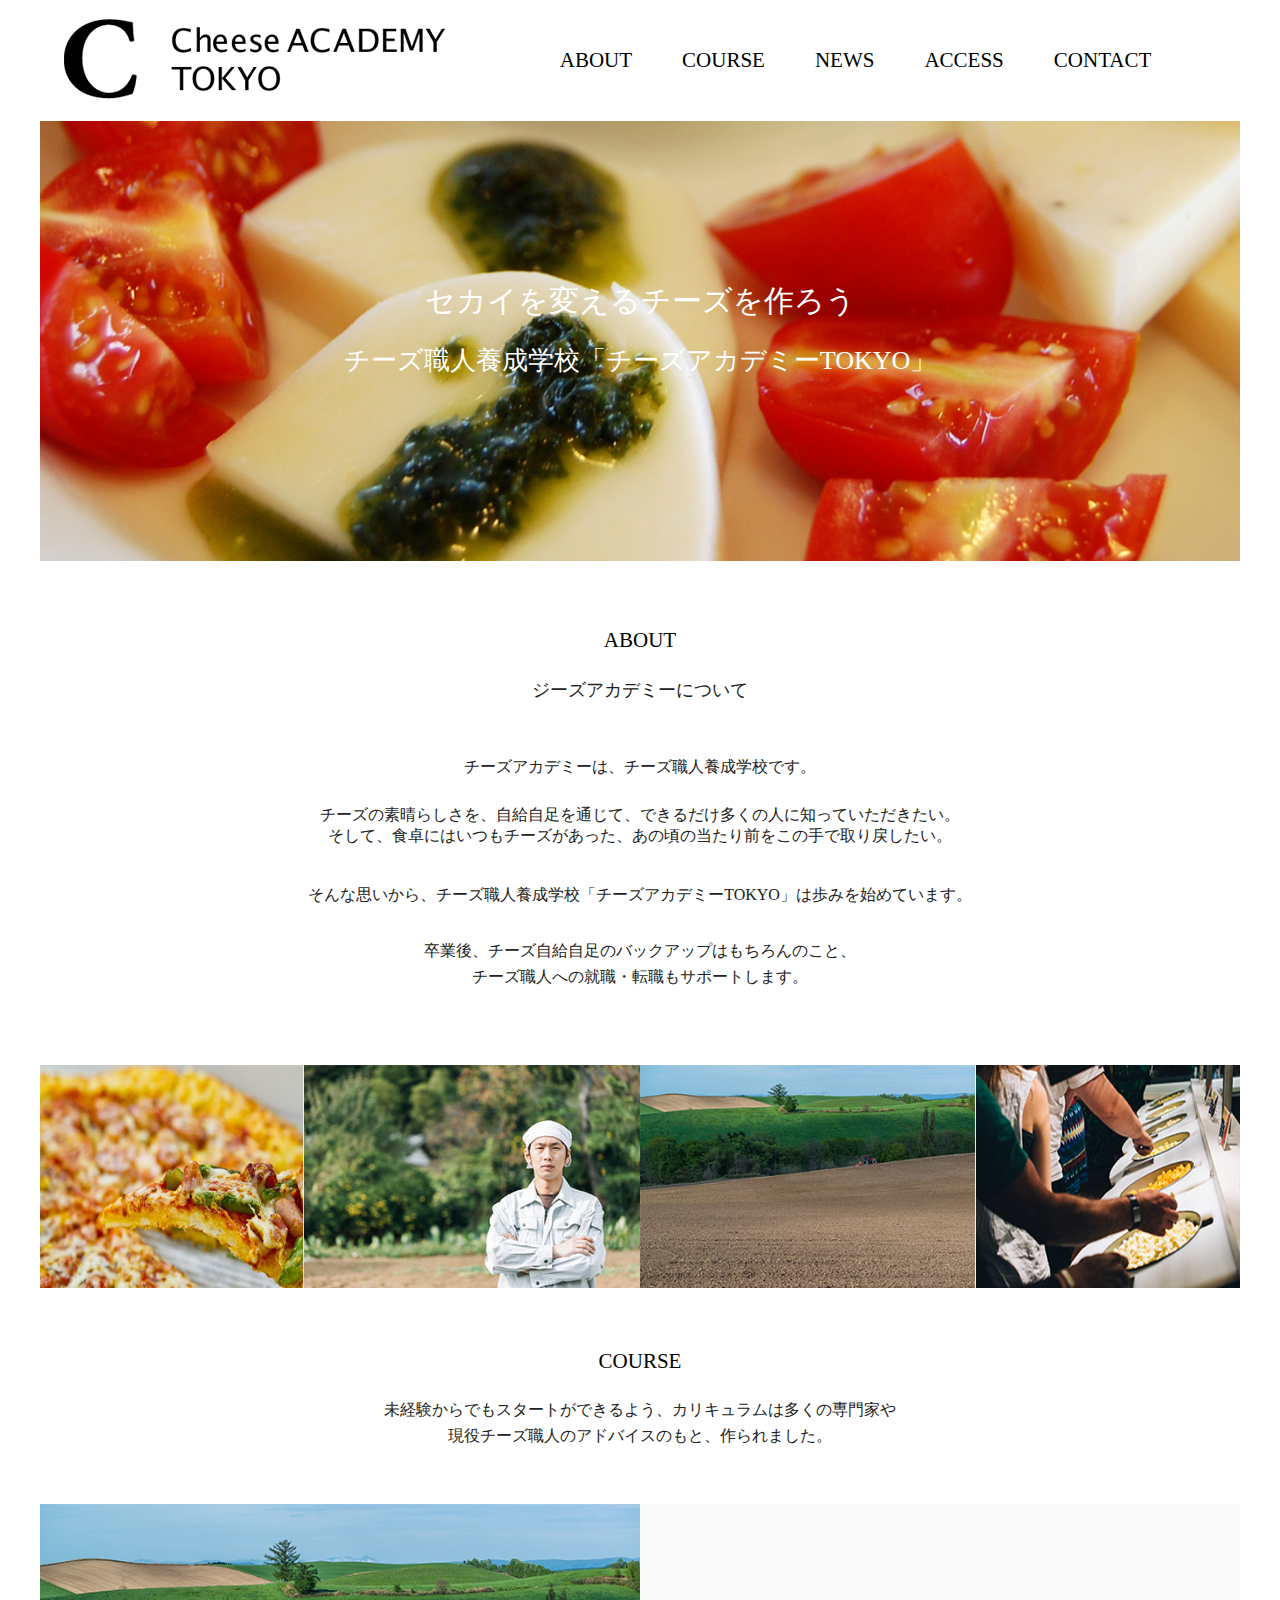
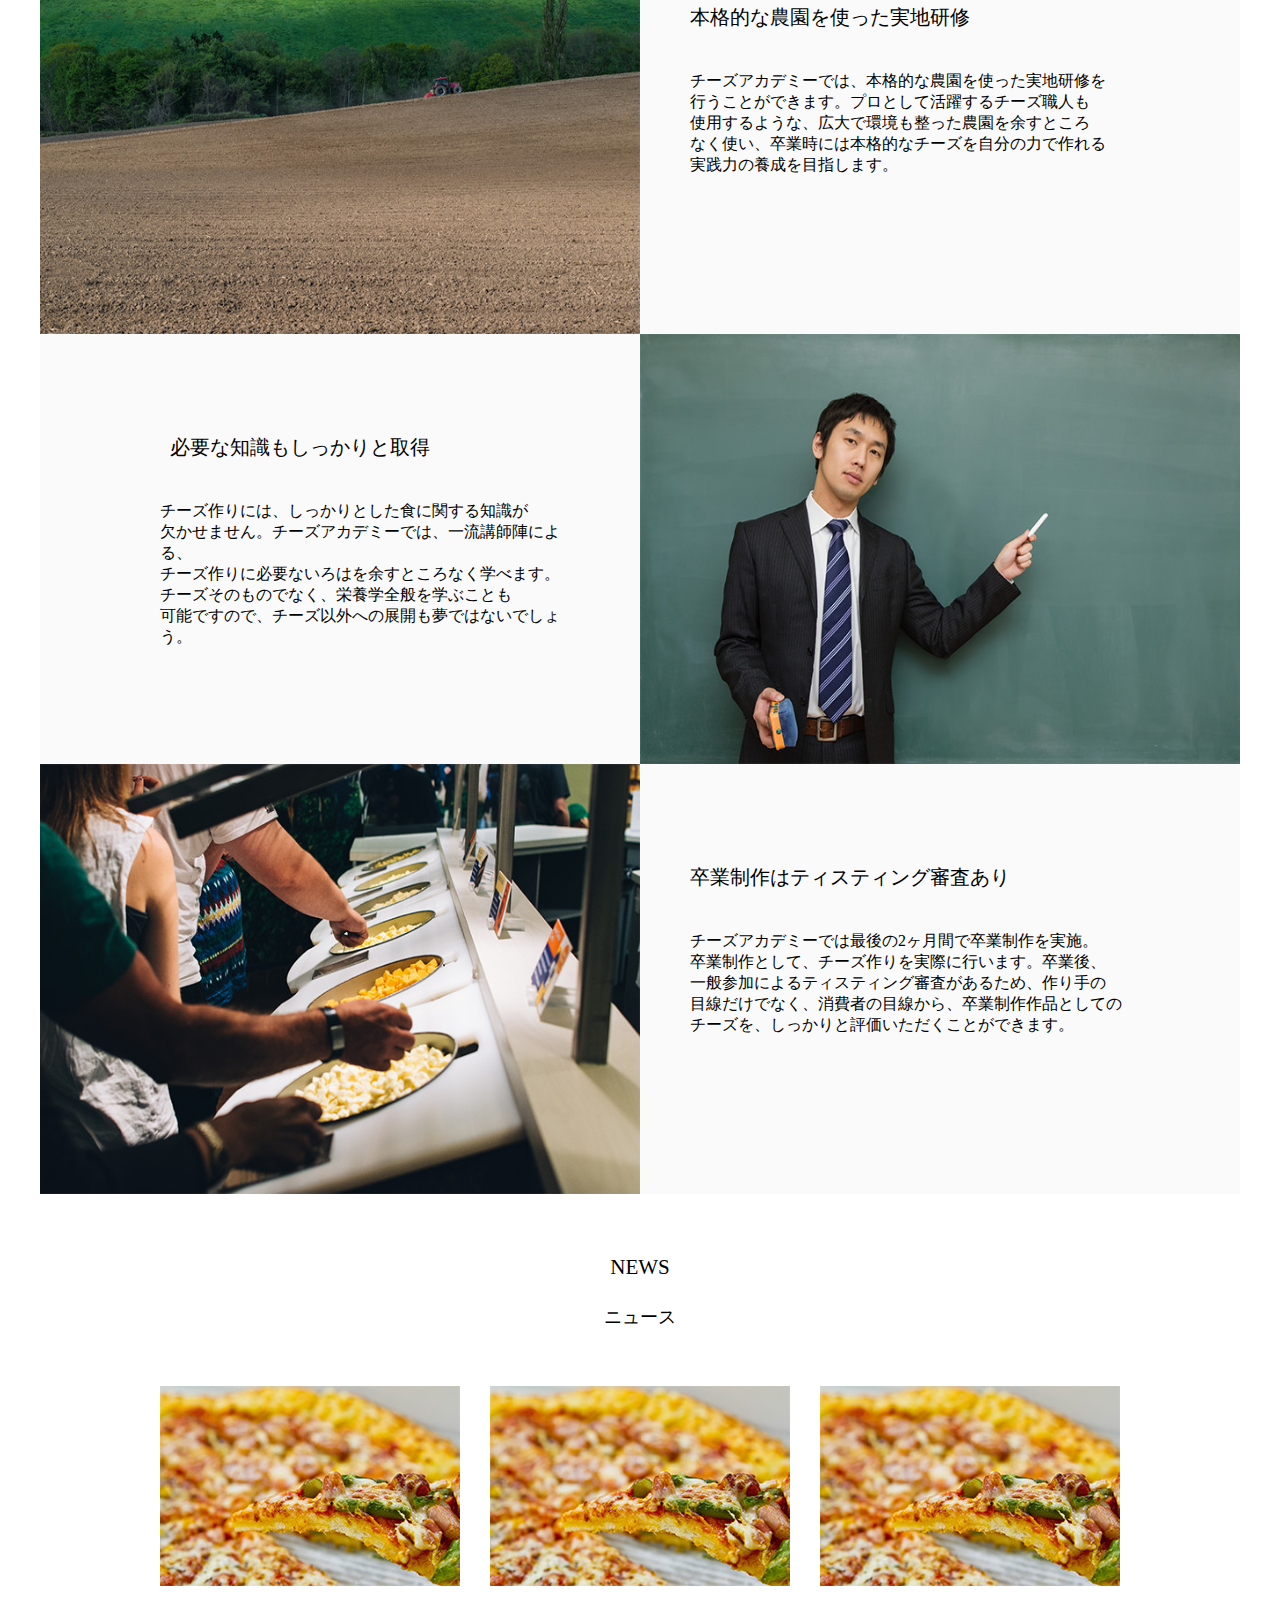
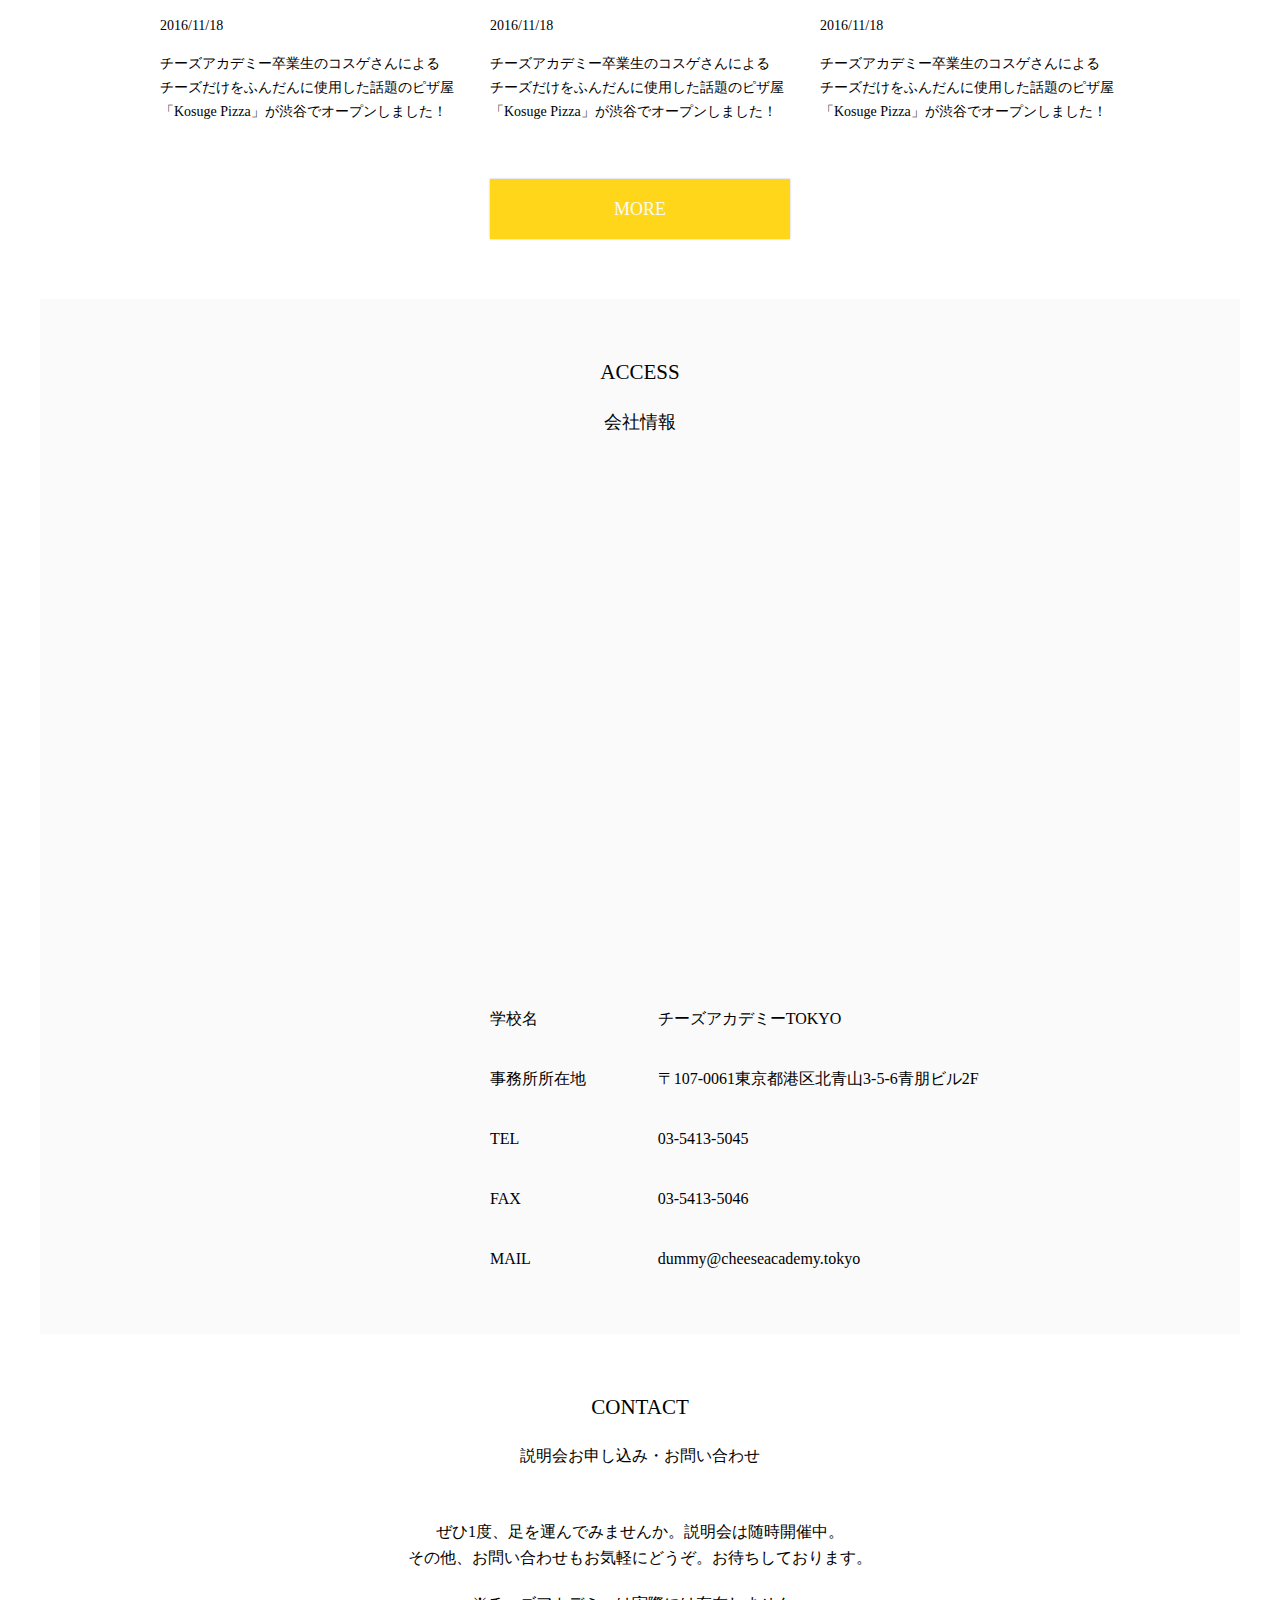
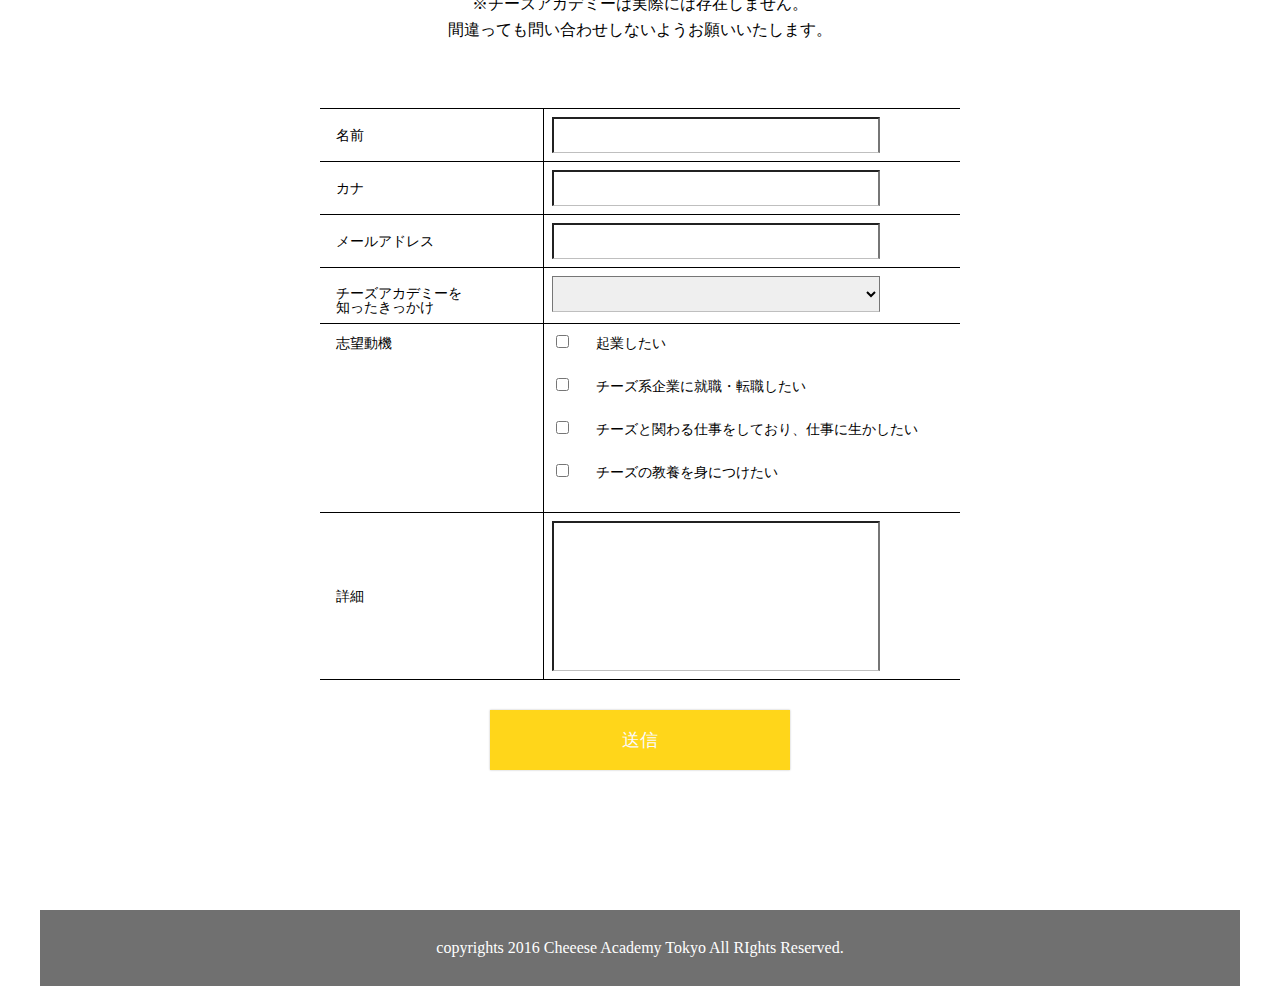
<file: index.html>
<!DOCTYPE html>
<html lang="ja">
<!-- 最初の設定は終わっています　必要な方は触ってください -->

<head>
  <meta charset="UTF-8">
  <meta name="viewport" content="width=device-width, initial-scale=1.0">
  <meta http-equiv="X-UA-Compatible" content="ie=edge">

  <title>チーズアカデミー</title>
  <link rel="stylesheet" href="css/reset.css">
  <link rel="stylesheet" href="css/style.css">
</head>
<!-- 最初の設定は終わっています　必要な方は触ってください -->

<div class="wrap">
  <!-- この中に記述していく -->
  <!-- ここから下にコードを書く -->
  <header>
    <!-- ロゴに名前つける -->
    <div class="header_logo">
    </div>
    <!-- ナビメニューのリストに名前つける -->
    <div class="header_list">
    </div>
    <!-- ロゴの画像引っ張る -->
    <h1>
      <a href="index.html"><img src="./img/header_logo.png" alt="ロゴ">
      </a>
    </h1>
    <!-- ナビメニューの項目を作成する -->
    <nav>
      <ul>
        <li><a href="#ABOUT">ABOUT</a></li>
        <li><a href="#COURSE">COURSE</a></li>
        <li><a href="#NEWS">NEWS</a></li>
        <li><a href="#ACCESS">ACCESS</a></li>
        <li><a href="#CONTACT">CONTACT</a></li>
      </ul>
    </nav>
  </header>
  <!-- /#header -->

  <!-- メインの画像 -->
  <div class="main">
    <img src="./img/mainbg.png" alt="メイン">
    <h1 class="center">セカイを変えるチーズを作ろう</h1>
    <p class="center2">チーズ職人養成学校「チーズアカデミーTOKYO」</p>
  </div>

  <!-- ABOUT以降 -->
  <div class="ABOUT">
    <a name="ABOUT">ABOUT</a>
  </div>
  <p class="tsuite">ジーズアカデミーについて</p>

  <p class="bun1">
    チーズアカデミーは、チーズ職人養成学校です。</p>
  <p class="bun2">
    <span>チーズの素晴らしさを、自給自足を通じて、できるだけ多くの人に知っていただきたい。</span>
    <span>そして、食卓にはいつもチーズがあった、あの頃の当たり前をこの手で取り戻したい。</span>
  </p>
  <p class="bun3">
    そんな思いから、チーズ職人養成学校「チーズアカデミーTOKYO」は歩みを始めています。
  </p>
  <p class="bun4">
    卒業後、チーズ自給自足のバックアップはもちろんのこと、
  </p>
  <p class="bun5">
    チーズ職人への就職・転職もサポートします。
  </p>

  <!-- ここから４枚画像のゾーン -->
  <div class="yonnmai">
    <div class="yonn">
      <img class="yon" src="./img/about_04.jpg" alt="">
      <img class="san" src="./img/about_03.jpg" alt="">
      <img class="ni" src="./img/about_02.jpg" alt="">
      <img class="ichi" src="./img/about_01.jpg" alt="">
    </div>
  </div>

  <!-- COURSE -->
  
  <div class="COURSE">
    <a name="COURSE">COURSE</a>
  </div>

  <p class="bun6">未経験からでもスタートができるよう、カリキュラムは多くの専門家や</p>
  <p class="bun7">現役チーズ職人のアドバイスのもと、作られました。</p>

  <!-- 画像とテキスト横並び -->
  <div class="box1">
    <div class="text1">
      <h3>本格的な農園を使った実地研修</h3>
      <div class="p1">
        <p>チーズアカデミーでは、本格的な農園を使った実地研修を</p>
        <p>行うことができます。プロとして活躍するチーズ職人も</p>
        <p>使用するような、広大で環境も整った農園を余すところ</p>
        <p>なく使い、卒業時には本格的なチーズを自分の力で作れる</p>
        <p>実践力の養成を目指します。</p>
      </div>
    </div>
    <div class="yoko1"><img src="./img/course_01.jpg" alt="">
    </div>
  </div>

  <div class="box2">
    <div class="text2">
      <h4>必要な知識もしっかりと取得</h4>
      <div class="p2">
        <p>チーズ作りには、しっかりとした食に関する知識が</p>
        <p>欠かせません。チーズアカデミーでは、一流講師陣による、</p>
        <p>チーズ作りに必要ないろはを余すところなく学べます。</p>
        <p>チーズそのものでなく、栄養学全般を学ぶことも</p>
        <p>可能ですので、チーズ以外への展開も夢ではないでしょう。</p>
      </div>
    </div>
    <div class="yoko2"><img src="./img/course_02.jpg" alt="">
    </div>
  </div>

  <div class="box3">
    <div class="text3">
      <h5>卒業制作はティスティング審査あり</h5>
      <div class="p3">
        <p>チーズアカデミーでは最後の2ヶ月間で卒業制作を実施。</p>
        <p>卒業制作として、チーズ作りを実際に行います。卒業後、</p>
        <p>一般参加によるティスティング審査があるため、作り手の</p>
        <p>目線だけでなく、消費者の目線から、卒業制作作品としての</p>
        <p>チーズを、しっかりと評価いただくことができます。</p>
      </div>
    </div>
    <div class="yoko3"><img src="./img/course_03.jpg" alt=""></div>
  </div>

  <!-- ニュース -->
  
  <div class="NEWS">
    <a name="NEWS">NEWS</a>
  </div>

  <div class="bun8">ニュース</div>

  <div class="NEWSBOX">
    <!-- 一つめ -->
    <div class="topicbox1">
      <div class="pizza1">
        <img src="./img/news_img.jpg" alt="">
      </div>
      <div class="NEWStxt1">
        <div class="NEWShiduke1">2016/11/18</div>
        <div class="NEWSbun11">チーズアカデミー卒業生のコスゲさんによる</div>
        <div class="NEWSbun12">チーズだけをふんだんに使用した話題のピザ屋</div>
        <div class="NEWSbun13">「Kosuge Pizza」が渋谷でオープンしました！</div>
      </div>
    </div>
    <!-- 二つめ -->
    <div class="topicbox2">
      <div class="pizza2">
        <img src="./img/news_img.jpg" alt="">
      </div>
      <div class="NEWStxt2">
        <div class="NEWShiduke2">2016/11/18</div>
        <div class="NEWSbun21">チーズアカデミー卒業生のコスゲさんによる</div>
        <div class="NEWSbun22">チーズだけをふんだんに使用した話題のピザ屋</div>
        <div class="NEWSbun23">「Kosuge Pizza」が渋谷でオープンしました！</div>
      </div>
    </div>
    <!-- 三つめ -->
    <div class="topicbox3">
      <div class="pizza3">
        <img src="./img/news_img.jpg" alt="">
      </div>
      <div class="NEWStxt3">
        <div class="NEWShiduke3">2016/11/18</div>
        <div class="NEWSbun31">チーズアカデミー卒業生のコスゲさんによる</div>
        <div class="NEWSbun32">チーズだけをふんだんに使用した話題のピザ屋</div>
        <div class="NEWSbun33">「Kosuge Pizza」が渋谷でオープンしました！</div>
      </div>
    </div>
  </div>
  <!-- もあのボタンを作る -->
  <div class="morebox">
    <div class="more">MORE</div>
  </div>
  <!-- モアボタン終わり -->
  <!-- アクセス作る -->
  <div class="access">
    <div class="ACCESS">
      <a name="ACCESS">
        ACCESS
      </a>
    </div>

    <div class="kaisya">
      会社情報
    </div>
    <div class="gmap">
      <iframe class="map"
        src="https://www.google.com/maps/embed?pb=!1m18!1m12!1m3!1d12965.570158027524!2d139.70357311320524!3d35.66733536328902!2m3!1f0!2f0!3f0!3m2!1i1024!2i768!4f13.1!3m3!1m2!1s0x60188c9faa249f2b%3A0xc415d41a1217b607!2z44CSMTA3LTAwNjEg5p2x5Lqs6YO95riv5Yy65YyX6Z2S5bGx77yT5LiB55uu77yV4oiS77yWIDJm!5e0!3m2!1sja!2sjp!4v1697127125036!5m2!1sja!2sjp"
        width="600" height="450" style="border:0;" allowfullscreen="" loading="lazy"
        referrerpolicy="no-referrer-when-downgrade">
      </iframe>
    </div>
  </div>
  <!-- テーブル作成 -->
  <div class="table1">
    <table>
      <tr>
        <th>学校名</th>
        <td>チーズアカデミーTOKYO</td>
      </tr>
      <tr>
        <th>事務所所在地</th>
        <td>〒107-0061東京都港区北青山3-5-6青朋ビル2F</td>
      </tr>
      <tr>
        <th>TEL</th>
        <td>03-5413-5045</td>
      </tr>
      <tr>
        <th>FAX</th>
        <td>03-5413-5046</td>
      </tr>
      <tr>
        <th>MAIL</th>
        <td>dummy@cheeseacademy.tokyo</td>
      </tr>
    </table>
  </div>
  <!-- テーブル終わり -->
  <!-- アクセス終わり -->

  <!-- コンタクトスタート -->
  <div class="conta">

    <div class="cont">
      <a name="CONTACT">CONTACT</a>
    </div>
    <p class="setsu">説明会お申し込み・お問い合わせ</p>
    <p class="zehi">ぜひ1度、足を運んでみませんか。説明会は随時開催中。</p>
    <p class="sonota">その他、お問い合わせもお気軽にどうぞ。お待ちしております。</p>
    <p class="kome">※チーズアカデミーは実際には存在しません。</p>
    <p class="machi">間違っても問い合わせしないようお願いいたします。</p>
  </div>
  <!-- コンタクトテーブル -->

  <div class="contactlist">
    <table>
      <tr>
        <th>名前</th>
        <td>
          <form action="#" method="post">
            <input type="text" class="tt"><br>
          </form>
        </td>
      </tr>
      <tr>
        <th>カナ</th>
        <td>
          <form action="#" method="post">
            <input type="text" class="ttt"><br>
          </form>
        </td>
      </tr>
      <tr>
        <th>メールアドレス</th>
        <td>
          <form action="#" method="post">
            <input type="text" class="tttt"><br>
          </form>
        </td>
      </tr>
      <tr>
        <th>チーズアカデミーを<span>知ったきっかけ</span></th>
        <td>
          <select name="kikkake" class="kikkake">
            <option value="" hidden></option>
            <option value="test1">google検索</option>
            <option value="test2">SNS</option>
            <option value="test3">紹介</option>
            <option value="test4">たまたま通りかかった</option>
            <option value="test5">その他</option>
          </select>
        </td>
      </tr>
      <tr>
        <th>志望動機</th>
        <td>
          <div class="senntaku">
            <div>
              <input type="checkbox" id="scales" name="scales" />
              <label for="scales">起業したい</label>
            </div>
            <div>
              <input type="checkbox" id="scales" name="scales" />
              <label for="scales">チーズ系企業に就職・転職したい</label>
            </div>
            <div>
              <input type="checkbox" id="scales" name="scales" />
              <label for="scales">チーズと関わる仕事をしており、仕事に生かしたい</label>
            </div>
            <div>
              <input type="checkbox" id="scales" name="scales" />
              <label for="scales">チーズの教養を身につけたい</label>
            </div>
          </div>
        </td>
      </tr>
      <tr>
        <th>詳細</th>
        <td>
          <form action="#" method="post">
            <input type="text" class="sai">
        </td>
      </tr>
    </table>
  </div>

  <div class="soushinbox">
    <div class="soushin">送信</div>
  </div>

  <div class="footer">
    <footer class="footer">
      copyrights 2016 Cheeese Academy Tokyo All RIghts Reserved.
    </footer>

    <!-- ここから上にコードを書く -->
    <!-- この中に記述していく -->
    <script src="https://code.jquery.com/jquery-3.2.1.min.js"></script>
    <script src="js/main.js"></script>
    </body>

  </div>

</html>
</file>
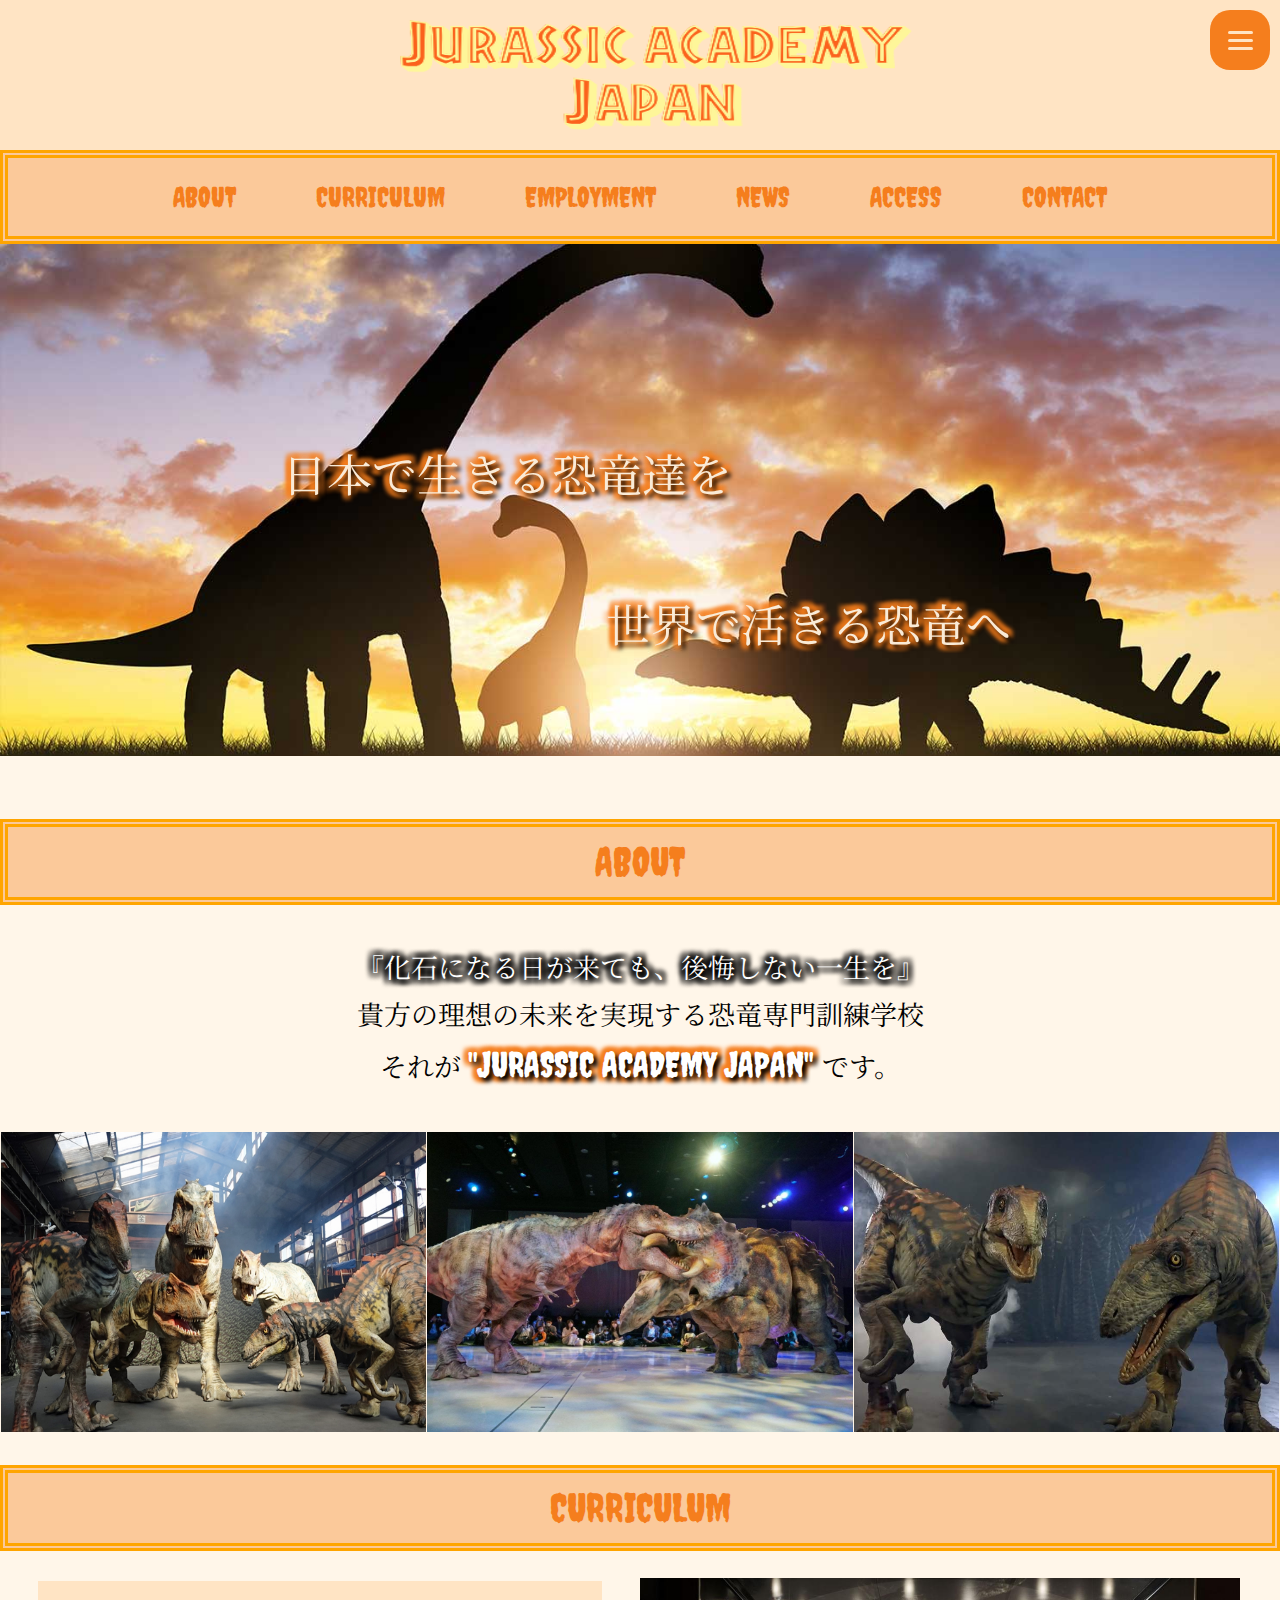
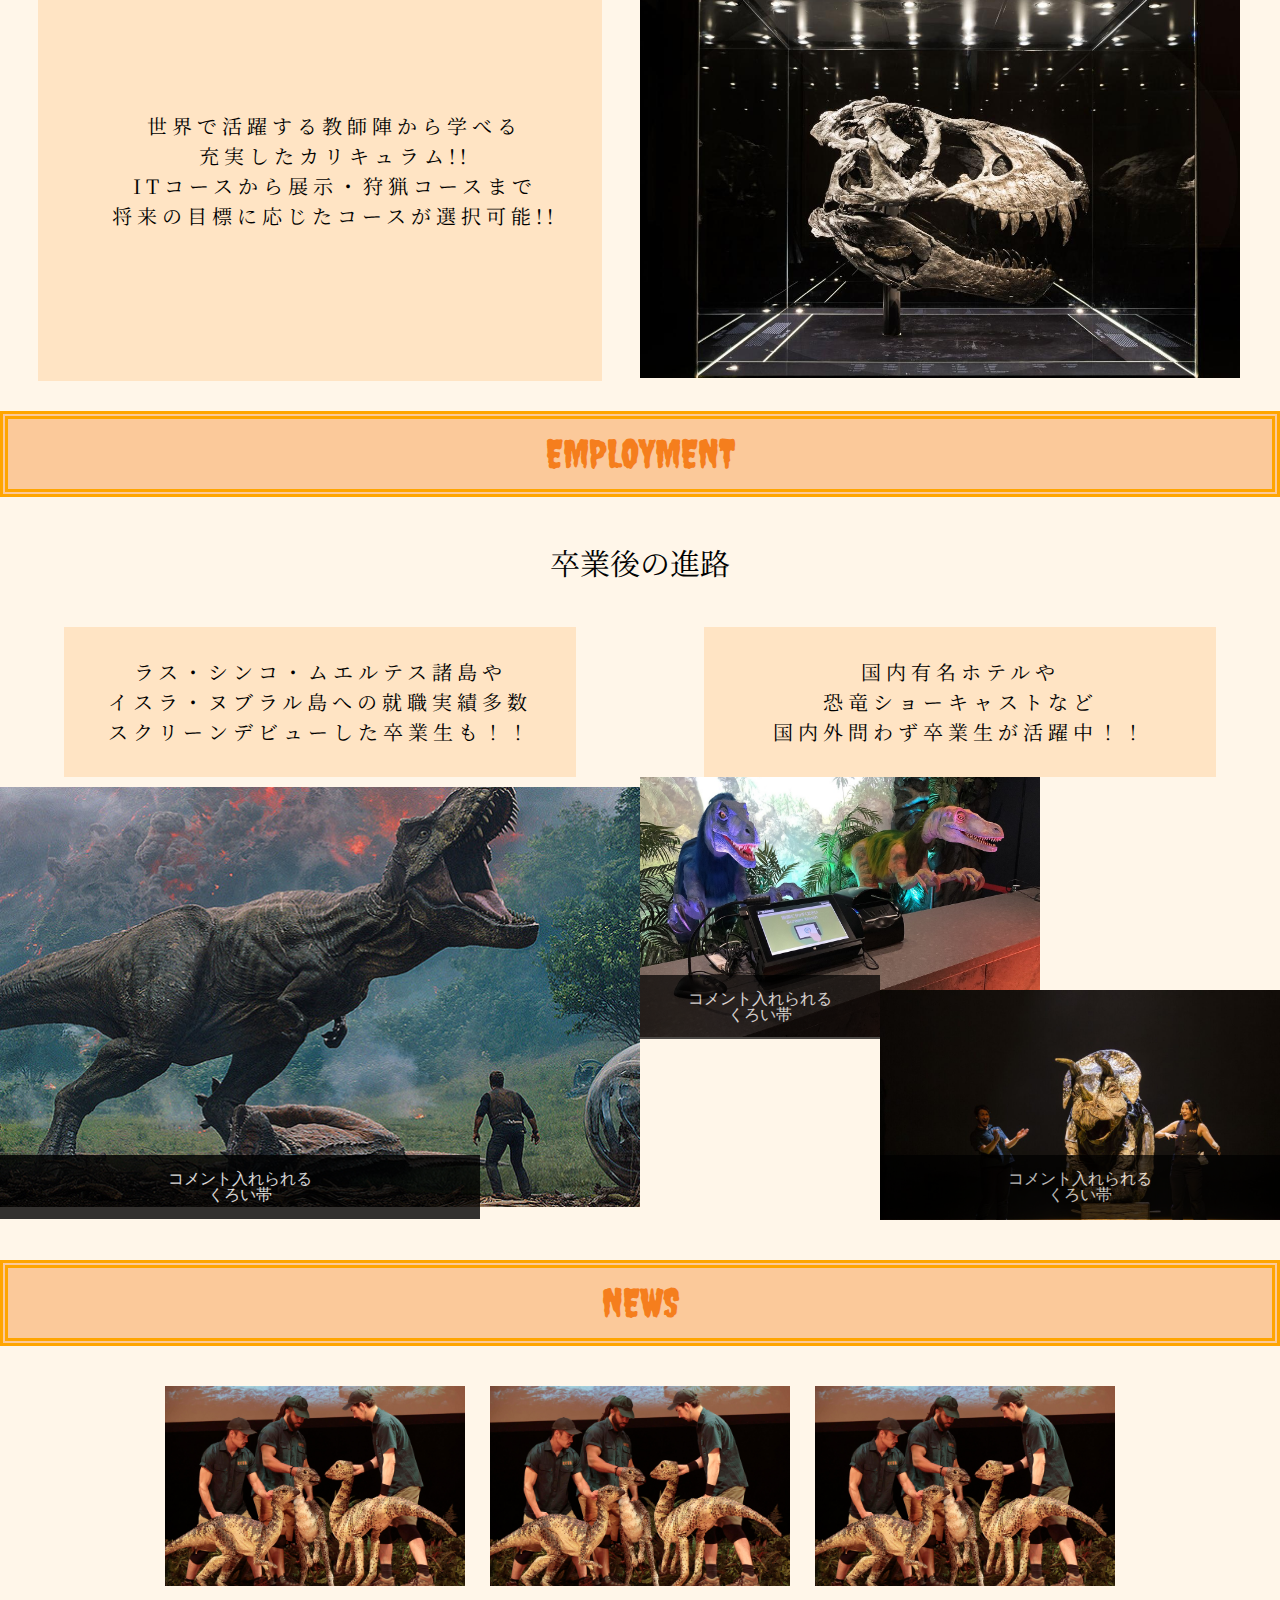
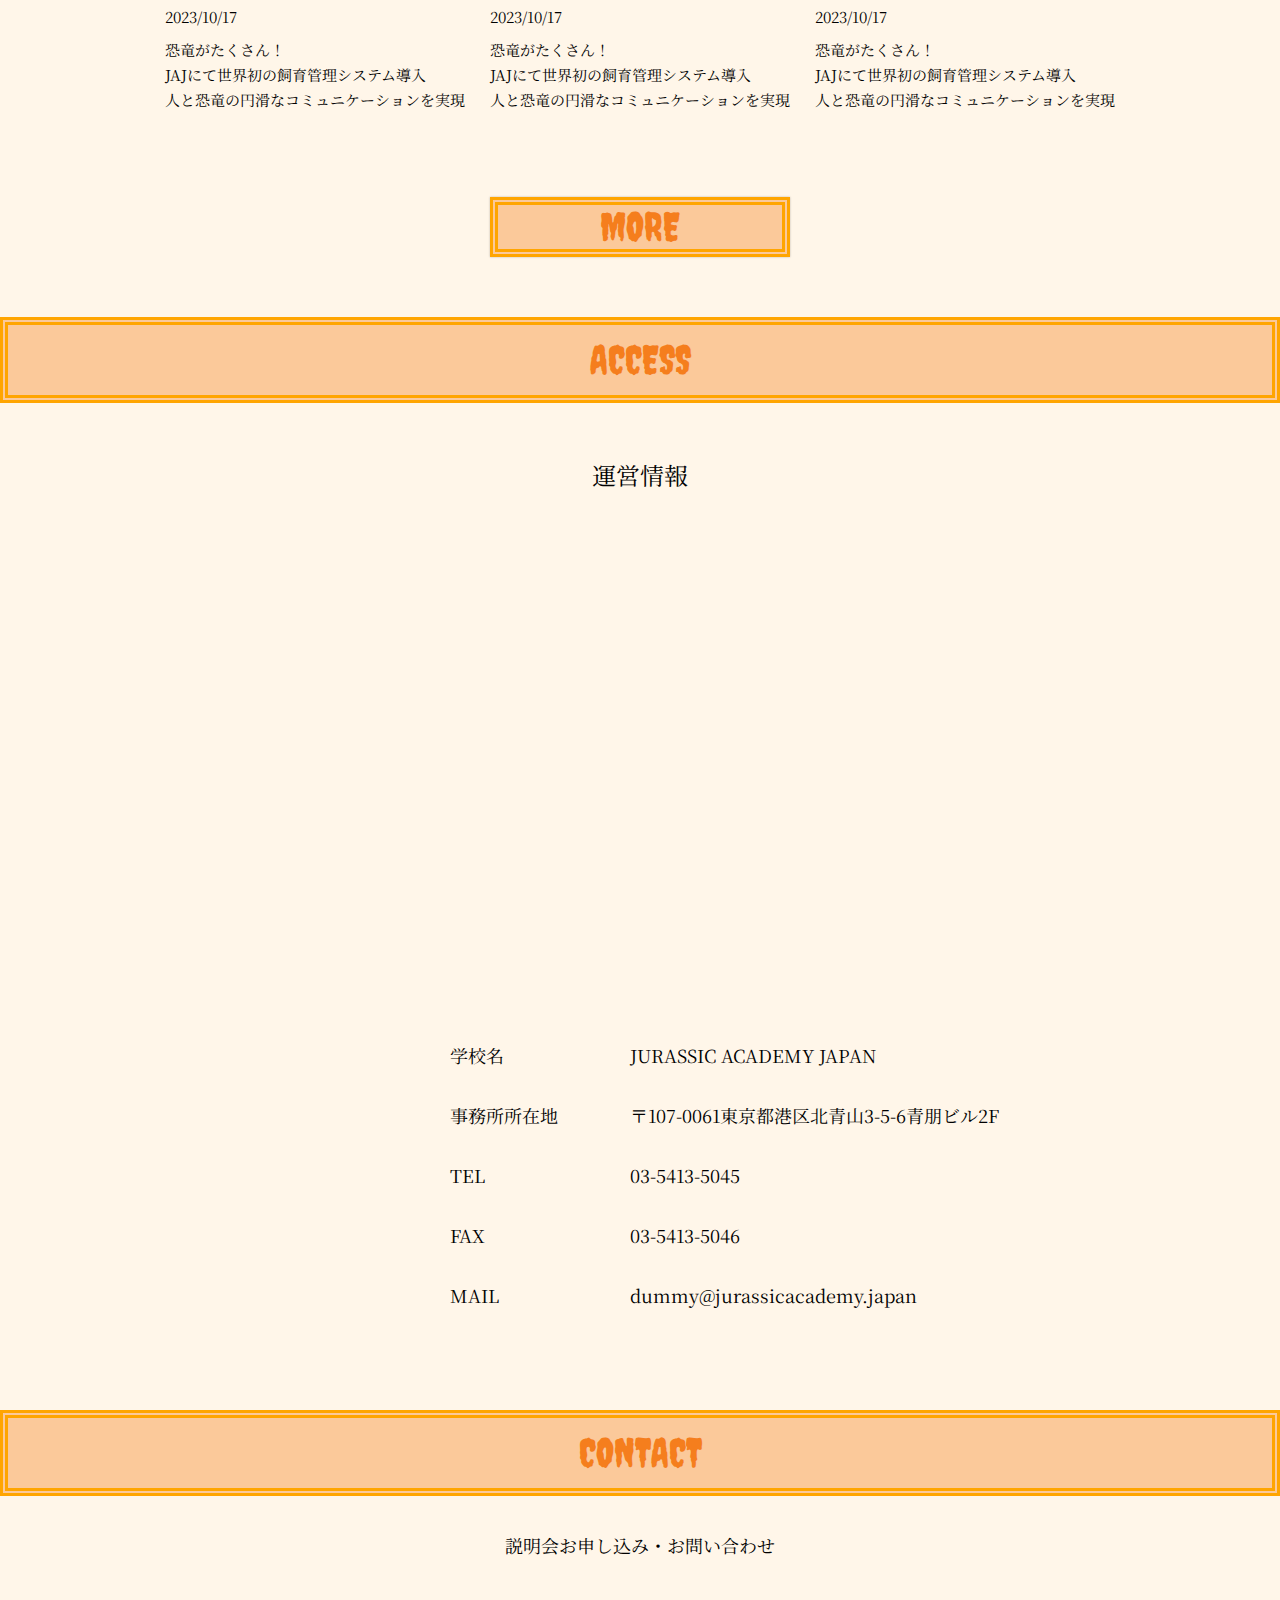
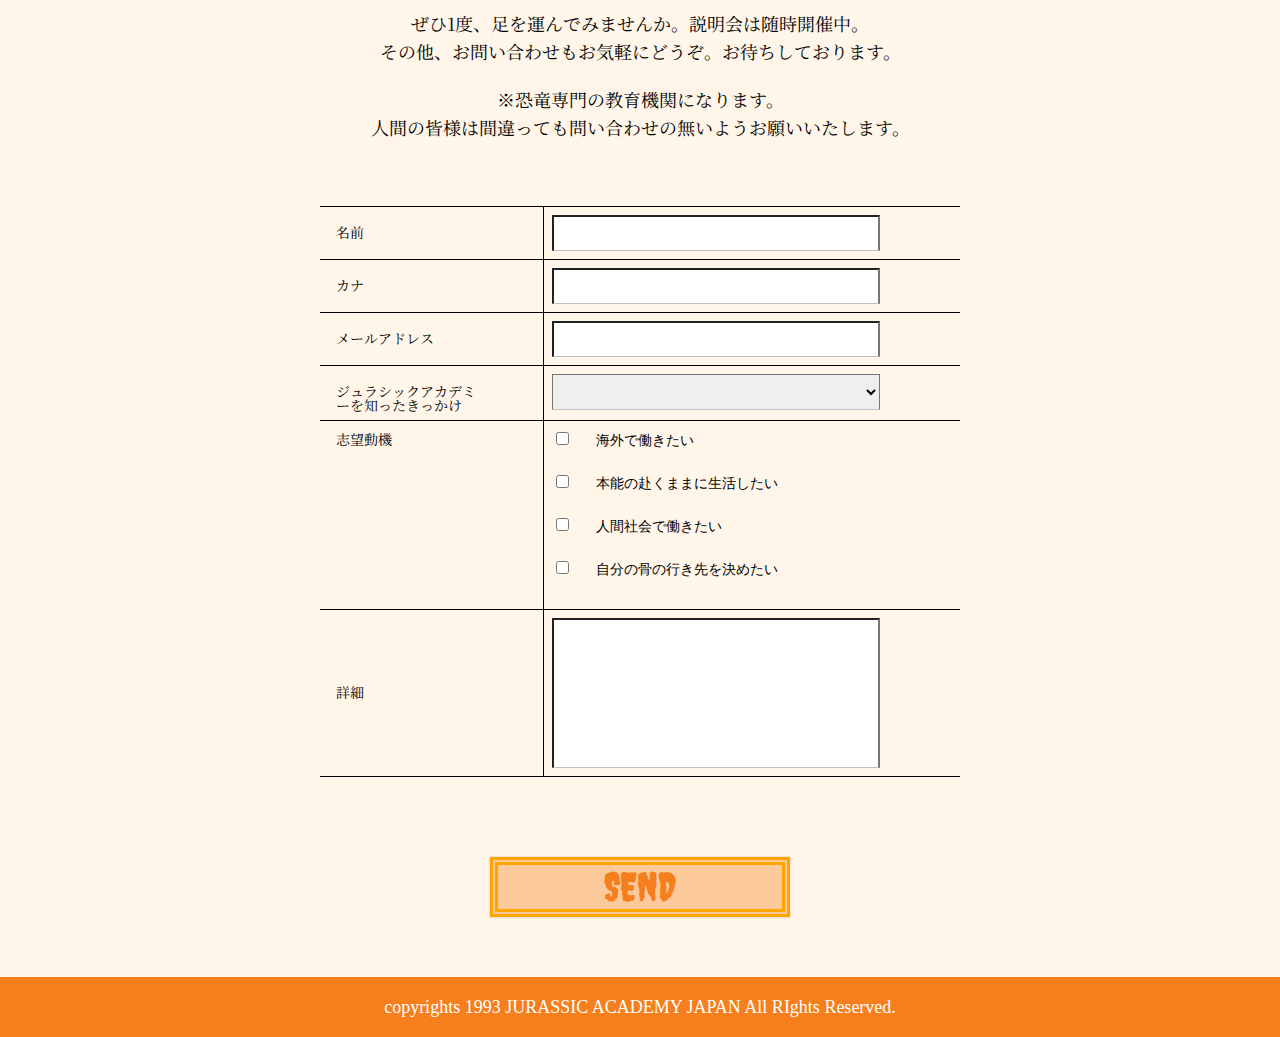
<file: index2.html>
<!DOCTYPE html>
<html lang="ja">
<!-- 最初の設定ここから -->

<head>
    <meta name="robots" content="noindex">
    <meta charset="UTF-8">
    <meta name="viewport" content="width=device-width, initial-scale=1.0">
    <meta http-equiv="X-UA-Compatible" content="ie=edge">

    <title>JURASSIC ACADEMY JAPAN</title>
    <link rel="stylesheet" href="css/reset.css">
    <link rel="stylesheet" href="css/dino.css">
</head>
<!-- 最初の設定ここまで -->

<body background="./dino_img/back.jpg" class="bg">

    <!-- #header -->
    <div class="wrap">
        <header>
            <div class="hamburger-menu">
                <input type="checkbox" id="menu-btn-check">
                <label for="menu-btn-check" class="menu-btn"><span></span></label>
                <!--ここからメニュー-->
                <div class="menu-content">
                    <ul>
                        <li>
                            <a href="#">ABOUT</a>
                        </li>
                        <li>
                            <a href="#">CURRICULUM</a>
                        </li>
                        <li>
                            <a href="#">EMPLOYMENT</a>
                        </li>
                        <li>
                            <a href="#">NEWS</a>
                        </li>
                        <li>
                            <a href="#">ACCESS</a>
                        </li>
                        <li>
                            <a href="#">CONTACT</a>
                        </li>
                    </ul>
                </div>
                <!--ここまでメニュー-->
            </div>
            <!-- ロゴ画像入れる -->
            <div class="header_logo">
                <a href="index2.html">
                    <img src="./dino_img/newlogo.png" alt="ロゴ" class="logos">
                </a>
            </div>
            <!-- ロゴ画像終わり -->
            <!-- ナビメニュー -->
            <div class="sticky1">
                <nav>
                    <ul class="dnav">
                        <li><a href="#ABOUT" class="N_ABOUT">ABOUT</a></li>
                        <li><a href="#CURRICULUM" class="N_CURRICULUM">CURRICULUM</a></li>
                        <li><a href="#EMPLOYMENT" class="N_EMP">EMPLOYMENT</a></li>
                        <li><a href="#NEWS" class="N_NEWS">NEWS</a></li>
                        <li><a href="#ACCESS" class="N_ACCESS">ACCESS</a></li>
                        <li><a href="#CONTACT" class="N_CONTACT">CONTACT</a></li>
                    </ul>
                </nav>
            </div>
        </header>
        <!-- /#header -->
        <!-- メイン -->
        <div class="mainpic">
            <img src="./dino_img/dinosaur.jpg" alt="メイン">
            <div class="smooth anim">
                <h1 class="maintex1">日本で生きる恐竜達を</h1>
                <h2 class="maintex2">世界で活きる恐竜へ</h2>
            </div>
        </div>
        <!-- メイン -->
        <!-- ABOUT -->
        <div class="ABOUToya">
            <div class="AABOUT">
                <a name="ABOUT">ABOUT</a>
            </div>
            <div class="tex1">
                <p class="Atex1">『化石になる日が来ても、後悔しない一生を』</p>
                <p class="Atex2">貴方の理想の未来を実現する恐竜専門訓練学校</p>
                <p class="Atex3">それが
                    <span style="font-family:  'Creepster', cursive;" class="gakko"> "JURASSIC ACADEMY JAPAN"
                    </span>です。
                </p>
            </div>
        </div>
        <!-- ABOUT終わり -->
        <div class="sliderArea">
            <div class="slide">
                <div class="wrapper">
                    <div class="con">
                        <div class="miniCon float">
                            <img src="./dino_img/picbox1.jpg" alt="" class="pic1">
                        </div>
                    </div>
                </div>
                <div class="wrapper">
                    <div class="con">
                        <div class="miniCon float">
                            <img src="./dino_img/picbox2.jpg" alt="" class="pic2">
                        </div>
                    </div>
                </div>
                <div class="wrapper">
                    <div class="con">
                        <div class="miniCon float">
                            <img src="./dino_img/picbox3.jpg" alt="" class="pic3">
                        </div>
                    </div>
                </div>
            </div>
        </div>
        <!-- CURRICULUM -->
        <div>
            <div class="CCURRICULUM">
                <a name="CURRICULUM">CURRICULUM</a>
            </div>
            <div class="Ctex">
                <p class="ctex">
                    世界で活躍する教師陣から学べる<br>
                    充実したカリキュラム!!<br>
                    ITコースから展示・狩猟コースまで<br>
                    将来の目標に応じたコースが選択可能!!<br>
                </p>
                <div class="fade-in">
                    <div class="Cpic">
                        <img src="./dino_img/Big.jpg" alt="" class="cpic">
                    </div>
                </div>
            </div>
        </div>
        <!-- CURRICULUM終わり -->
        <!-- EMPLOYMENT -->
        <div>
            <div class="EEMPLOYMENT">
                <a name="EMPLOYMENT">
                    EMPLOYMENT
                </a>
            </div>
            <p class="mezasu">
                卒業後の進路
            </p>
            <div class="EMPtexbox">
                <p class="syotoutex">
                    ラス・シンコ・ムエルテス諸島や<br>
                    イスラ・ヌブラル島への就職実績多数<br>
                    スクリーンデビューした卒業生も！！
                </p>
                <p class="syotoutex2">
                    国内有名ホテルや<br>
                    恐竜ショーキャストなど<br>
                    国内外問わず卒業生が活躍中！！
                </p>
            </div>
            <div class="fade-in">
                <div class="mezasipicbox">
                    <div class="wrap1">
                        <img src="./dino_img/EMPpic1.jpg" alt="" class="mezasipic1">
                        <div class="description1">
                            コメント入れられる<br>
                            くろい帯
                        </div>
                    </div>
                    <div class="rightbox">
                        <div class="wrap2">
                            <img src="./dino_img/EMPpic2.jpg" alt="" class="mezasipic2">
                            <div class="description2">
                                コメント入れられる<br>
                                くろい帯
                            </div>
                        </div>
                        <div class="wrap3">
                            <img src="./dino_img/EMPpic4.jpg" alt="" class="mezasipic3">
                            <div class="description3">
                                コメント入れられる<br>
                                くろい帯
                            </div>
                        </div>
                    </div>
                </div>
            </div>
        </div>
        <!-- EMPおわり -->
        <!-- NEWSここから -->
        <div class="NNNEWS">
            <div>
                <div class="NNEWS">
                    <a name="NEWS">
                        NEWS
                    </a>
                </div>
            </div>
            <div class="fade-in">
                <div class="NEWSBOX">
                    <!-- 1つめ -->
                    <div class="topicbox1">
                        <div class="dino1">
                            <img src="./dino_img/EMPpic3.jpg" alt="">
                        </div>
                        <div class="NEWStxt1">
                            <div class="NEWShiduke1">2023/10/17</div>
                            <div class="NEWSbun11">恐竜がたくさん！</div>
                            <div class="NEWSbun12">JAJにて世界初の飼育管理システム導入</div>
                            <div class="NEWSbun13">人と恐竜の円滑なコミュニケーションを実現</div>
                        </div>
                    </div>
                    <!-- 2つめ -->
                    <div class="topicbox2">
                        <div class="dino2">
                            <img src="./dino_img/EMPpic3.jpg" alt="">
                        </div>
                        <div class="NEWStxt2">
                            <div class="NEWShiduke2">2023/10/17</div>
                            <div class="NEWSbun21">恐竜がたくさん！</div>
                            <div class="NEWSbun22">JAJにて世界初の飼育管理システム導入</div>
                            <div class="NEWSbun23">人と恐竜の円滑なコミュニケーションを実現</div>
                        </div>
                    </div>
                    <!-- 3つめ -->
                    <div class="topicbox3">
                        <div class="dino3">
                            <img src="./dino_img/EMPpic3.jpg" alt="">
                        </div>
                        <div class="NEWStxt3">
                            <div class="NEWShiduke3">2023/10/17</div>
                            <div class="NEWSbun31">恐竜がたくさん！</div>
                            <div class="NEWSbun32">JAJにて世界初の飼育管理システム導入</div>
                            <div class="NEWSbun33">人と恐竜の円滑なコミュニケーションを実現</div>
                        </div>
                    </div>
                </div>
            </div>
            <!-- NEWSここまで -->
            <!-- もあのボタンを作る -->
            <div class="morebox">
                <div class="more">MORE</div>
            </div>
            <!-- モアボタン終わり -->
            <!-- ACCESSここから -->
            <div class="ACCESSall">
                <div>
                    <div class="AACCESS">
                        <a name="ACCESS">
                            ACCESS
                        </a>
                    </div>
                </div>
                <div class="unnei">
                    運営情報
                </div>
                <div class="gmap">
                    <iframe class="map"
                        src="https://www.google.com/maps/embed?pb=!1m18!1m12!1m3!1d12965.570158027524!2d139.70357311320524!3d35.66733536328902!2m3!1f0!2f0!3f0!3m2!1i1024!2i768!4f13.1!3m3!1m2!1s0x60188c9faa249f2b%3A0xc415d41a1217b607!2z44CSMTA3LTAwNjEg5p2x5Lqs6YO95riv5Yy65YyX6Z2S5bGx77yT5LiB55uu77yV4oiS77yWIDJm!5e0!3m2!1sja!2sjp!4v1697127125036!5m2!1sja!2sjp"
                        width="600" height="450" style="border:0;" allowfullscreen="" loading="lazy"
                        referrerpolicy="no-referrer-when-downgrade">
                    </iframe>
                </div>
            </div>
            <!-- テーブル作成 -->
            <div class="table1">
                <table>
                    <tr>
                        <th>学校名</th>
                        <td>JURASSIC ACADEMY JAPAN</td>
                    </tr>
                    <tr>
                        <th>事務所所在地</th>
                        <td>〒107-0061東京都港区北青山3-5-6青朋ビル2F</td>
                    </tr>
                    <tr>
                        <th>TEL</th>
                        <td>03-5413-5045</td>
                    </tr>
                    <tr>
                        <th>FAX</th>
                        <td>03-5413-5046</td>
                    </tr>
                    <tr>
                        <th>MAIL</th>
                        <td>dummy@jurassicacademy.japan</td>
                    </tr>
                </table>
            </div>
            <!-- テーブル終わり -->
            <!-- アクセス終わり -->
            <!-- コンタクトスタート -->
            <div class="conta">
                <div class="cont">
                    <a name="CONTACT">CONTACT</a>
                </div>
                <p class="setsu">説明会お申し込み・お問い合わせ</p>
                <p class="zehi">ぜひ1度、足を運んでみませんか。説明会は随時開催中。</p>
                <p class="sonota">その他、お問い合わせもお気軽にどうぞ。お待ちしております。</p>
                <p class="kome">※恐竜専門の教育機関になります。</p>
                <p class="machi">人間の皆様は間違っても問い合わせの無いようお願いいたします。</p>
            </div>
            <!-- コンタクトテーブル -->
            <div class="contactlist">
                <table>
                    <tr>
                        <th>名前</th>
                        <td>
                            <form action="#" method="post">
                                <input type="text" class="tt"><br>
                            </form>
                        </td>
                    </tr>
                    <tr>
                        <th>カナ</th>
                        <td>
                            <form action="#" method="post">
                                <input type="text" class="ttt"><br>
                            </form>
                        </td>
                    </tr>
                    <tr>
                        <th>メールアドレス</th>
                        <td>
                            <form action="#" method="post">
                                <input type="text" class="tttt"><br>
                            </form>
                        </td>
                    </tr>
                    <tr>
                        <th>ジュラシックアカデミーを<span>知ったきっかけ</span></th>
                        <td>
                            <select name="kikkake" class="kikkake">
                                <option value="" hidden></option>
                                <option value="test1">google検索</option>
                                <option value="test2">SNS</option>
                                <option value="test3">紹介</option>
                                <option value="test4">たまたま通りかかった</option>
                                <option value="test5">その他</option>
                            </select>
                        </td>
                    </tr>
                    <tr>
                        <th>志望動機</th>
                        <td>
                            <div class="senntaku">
                                <div>
                                    <input type="checkbox" id="scales" name="scales" />
                                    <label for="scales">海外で働きたい</label>
                                </div>
                                <div>
                                    <input type="checkbox" id="scales" name="scales" />
                                    <label for="scales">本能の赴くままに生活したい</label>
                                </div>
                                <div>
                                    <input type="checkbox" id="scales" name="scales" />
                                    <label for="scales">人間社会で働きたい</label>
                                </div>
                                <div>
                                    <input type="checkbox" id="scales" name="scales" />
                                    <label for="scales">自分の骨の行き先を決めたい</label>
                                </div>
                            </div>
                        </td>
                    </tr>
                    <tr>
                        <th>詳細</th>
                        <td>
                            <form action="#" method="post">
                                <input type="text" class="sai">
                        </td>
                    </tr>
                </table>
            </div>
            <div class="soushinbox">
                <div class="soushin">SEND</div>
            </div>


        </div>
        <div class="footer">
            <footer class="footer">
                copyrights 1993 JURASSIC ACADEMY JAPAN All RIghts Reserved.
            </footer>
        </div>

        <script src="https://code.jquery.com/jquery-3.2.1.min.js"></script>
        <script src="js/main.js"></script>
</body>

</html>
</file>
<file: css/style.css>
/* ここから下に記載していく */

html {
    font-size: 100%;
    /*　設定した文字サイズを正しく反映させる */
}

* {
    box-sizing: border-box;
    /* 余白や線を幅や高さに含める */
}

span {
    display: inline-block;
}

img {
    max-width: 100%;
    /* 画像のはみ出しを防ぐ */
    height: auto;
}

.wrap {
    width: 1200px;
    /* サイト全体の横幅 */
    background-color: white;
    /* ページ全体の色 */
    margin: auto;
    /* bodyを中央寄せにするためにautoを選択 */
}

header {
    width: 100%;
    height: 121px;
    /* 課題指定のpxの和 上50px フォント21px 下50px */
    background-color: white;
    /* 境界が分かりやすいように色あり */
    padding: 0 2%;
    /* ページの左右2%を余白にする */
    display: flex;
    /* ロゴとULを横に並べる */
    align-items: center;
    /* 垂直方向の位置を中央揃えに */


}

nav {
    margin: auto;
    /* ナビを右寄せにしてくれている？ */
}

ul {
    display: flex;
    /* リスト項目を横並びに */
    list-style: none;
    /* リストの黒点をとる */
}

li {
    margin-left: 50px;
    /* リストの項目間のpx */
}

a {
    text-decoration: none;
    /* テキストの下線を消す */
    color: black;
    font-size: 21px;
    /* 指定フォントサイズ */
}

.main {

    width: 100%;
    height: 446px;
    /* メイン画像の大きさ指定 */
    position: relative;
}

.center {
    position: absolute;
    top: 180px;
    left: 50%;
    transform: translate(-50%, -50%);
    color: white;
    font-size: 30px;
}

.center2 {
    position: absolute;
    bottom: 180px;
    left: 50%;
    transform: translate(-50%, -50%);
    font-size: 26px;
    color: white;
}

.ABOUT {
    text-align: center;
    /* テキストを中央に */
    padding: 60px 0 30px;
    /* 上下の余白を規定の値に */
    font-size: 24px;
    /* フォントサイズを規定の値に */
    color: #ffd61a;
    /* 色を規定の値に */
}

.tsuite {
    text-align: center;
    /* テキストを中央に */
    padding: 0px 0px 60px;
    font-size: 18px;
    color: #222222;
}

.bun1 {
    text-align: center;
    padding: 0 0 30px;
    font-size: 16px;
    color: #222222;
}

.bun2 {
    text-align: center;
    padding: 0 0 40px;
    font-size: 16px;
    color: #222222;
    line-height: normal;
    /* 改行した時の行間サイズ */
}

.bun3 {
    text-align: center;
    padding: 0 0 40px;
    font-size: 16px;
    color: #222222;
}

.bun4 {
    text-align: center;
    padding: 0 0 10px;
    font-size: 16px;
    color: #222222;
}

.bun5 {
    text-align: center;
    padding: 0 0 80px;
    font-size: 16px;
    color: #222222;
}

.yonn {
    object-fit: cover;
    justify-content: center;
    display: flex;
    flex-wrap: nowrap;
    margin: 0 auto;
}
.yon{
    width: 22%;
}
.san{
    width: 28%;
}
.ni{
    width: 28%;
}
.ichi{
    width: 22%;
}

.COURSE {
    text-align: center;
    padding: 60px 0 30px;
    font-size: 24px;
    color: #222222;
}

.bun6 {
    text-align: center;
    padding: 0 0 10px;
    font-size: 16px;
    color: #222222;
}

.bun7 {
    text-align: center;
    padding: 0 0 60px;
    font-size: 16px;
    color: #222222;
}

/* itimaime */
.box1 {
    background-color: #fafafa;
    display: flex;
    flex-direction: row-reverse;
    justify-content: center;
    width: 1200px;
    height: 430px;
}

h3 {
    font-size: 20px;
    width: 450px;
    padding: 100px 120px 40px 50px;
}

.p1 {
    padding: 0 120px 0 50px;
    font-size: 16px;
    text-align: left;
}


.text1 {
    position: relative;
    text-align: center;
    width: 50%;
    line-height: normal;
}

.yoko1 {
    width: 50%;
    margin-left: 0%;
}

.yoko1 img {
    width: 100%;
    height: 100%;
}

/* nimaime */
.box2 {
    background-color: #fafafa;
    display: flex;
    flex-direction: reverse;
    justify-content: center;
    width: 1200px;
    height: 430px;
}

h4 {
    font-size: 20px;
    width: 450px;
    padding: 100px 50px 40px 120px;
}

.p2 {
    padding: 0 50px 0 120px;
    font-size: 16px;
    text-align: left;
}


.text2 {
    position: relative;
    text-align: center;
    width: 50%;
    line-height: normal;
}

.yoko2 {
    width: 50%;
    margin-left: 0%;
}

.yoko2 img {
    width: 100%;
    height: 100%;
}

/* sanmaime */
.box3 {
    background-color: #fafafa;
    display: flex;
    flex-direction: row-reverse;
    justify-content: center;
    width: 1200px;
    height: 430px;
}

h5 {
    font-size: 20px;
    width: 450px;
    padding: 100px 80px 40px 50px;
}

.p3 {
    padding: 0 110px 0 50px;
    font-size: 16px;
    text-align: left;
}


.text3 {
    position: relative;
    text-align: center;
    width: 50%;
    line-height: normal;
}

.yoko3 {
    width: 50%;
    margin-left: 0%;
}

.yoko3 img {
    width: 100%;
    height: 100%;
}

.NEWS {
    text-align: center;
    padding: 60px 0 30px;
    font-size: 24px;
    color: #ffd61a;
}

.bun8 {
    text-align: center;
    padding: 0 0 60px;
    font-size: 18px;
}

/* NEWSBOXここから */
.NEWSBOX {
    display: flex;
    justify-content: center;
    margin: 0 auto;
}

/* TOPICBOX1ここから */
.topicbox1 {
    width: 300px;
    margin-right: 30px;
    box-shadow: 0 0 0 0 rgba(0, 0, 0, 0.25);
    display: inline-block;
    cursor: pointer;
    transition: all 0.3s ease 0s;
}

.topicbox1:hover {
    box-shadow: 0 3px 6px 0 rgba(0, 0, 0, 0.25);
    transform: translateY(-0.2em);
}

.pizza1 {
    width: 300px;
}

.NEWStxt1 {
    font-size: 14px;
}

.NEWShiduke1 {
    margin: 30px 0 24px;
}

.NEWSbun11 {
    margin-bottom: 10px;
}

.NEWSbun12 {
    margin-bottom: 10px;
}

.NEWSbun13 {
    margin-bottom: 10px;
}

/* TOPICBOX1ここまで */
/* TOPICBOX2ここから */
.topicbox2 {
    width: 300px;
    box-shadow: 0 0 0 0 rgba(0, 0, 0, 0.25);
    display: inline-block;
    cursor: pointer;
    transition: all 0.3s ease 0s;
}

.topicbox2:hover {
    box-shadow: 0 3px 6px 0 rgba(0, 0, 0, 0.25);
    transform: translateY(-0.2em);
}

.pizza2 {
    width: 300px;
}

.NEWStxt2 {
    font-size: 14px;
}

.NEWShiduke2 {
    margin: 30px 0 24px;
}

.NEWSbun21 {
    margin-bottom: 10px;
}

.NEWSbun22 {
    margin-bottom: 10px;
}

.NEWSbun23 {
    margin-bottom: 10px;
}

/* TOPICBOX2ここまで */
/* TOPICBOX3ここから */
.topicbox3 {
    width: 300px;
    margin-left: 30px;
    box-shadow: 0 0 0 0 rgba(0, 0, 0, 0.25);
    display: inline-block;
    cursor: pointer;
    transition: all 0.3s ease 0s;
}

.topicbox3:hover {
    box-shadow: 0 3px 6px 0 rgba(0, 0, 0, 0.25);
    transform: translateY(-0.2em);
}

.pizza3 {
    width: 300px;
}

.NEWStxt3 {
    font-size: 14px;
}

.NEWShiduke3 {
    margin: 30px 0 24px;
}

.NEWSbun31 {
    margin-bottom: 10px;
}

.NEWSbun32 {
    margin-bottom: 10px;
}

.NEWSbun33 {
    margin-bottom: 10px;
}

/* TOPICBOX3ここまで */
/* NEWSboxここまで */

/* MOREBOXここから */
.morebox {
    display: flex;
    justify-content: center;
    margin: 50px auto 60px;
    width: 300px;
    height: 60px;
    background-color: #ffd61a;
    box-shadow: 0 0 2px 0 rgba(0, 0, 0, 0.25);
    cursor: pointer;
    transition: all 0.3s ease 0s;
}

.morebox:hover {
    box-shadow: 0 3px 6px 0 rgba(0, 0, 0, 0.25);
    transform: translateY(-0.2em);
}

.more {
    font-size: 18px;
    color: #fafafa;
    margin: auto;
}

/* MOREBOX終わり */
/* ACCESSはじめ */
.access {
    width: 100%;
    height: auto;
    background-color: #fafafa;
    padding: 60px 0 60px;
}

.ACCESS {
    text-align: center;
    font-size: 24px;
    margin: 0 0 30px;
}

.kaisya {
    text-align: center;
    font-size: 18px;
    margin: 30px 0 60px;
}

/* 地図はじめ */
.gmap {
    height: 100%;
    width: 100%;
}

.map {
    width: 100%;
}

/* 地図終わり */
/* テーブルはじめ */
.table1 {
    font-size: 16px;
    width: 100%;
    border: 0px;
    line-height: 30px;
    background-color: #fafafa;
    padding-left: 450px;
    padding-bottom: 30px;
}

.table1 th {
    text-align: left;
    width: 20%;
    padding-bottom: 30px;
}

.table1 td {
    width: 80%;
    padding-left: 70px;
    padding-bottom: 30px;
}

/* テーブル終わり */
/* コンタクトはじめ */
.conta {
    text-align: center;
}

.cont {
    font-size: 24px;
    margin: 60px 0 30px;
}

.setsu {
    font-size: 16px;
    margin: 0 0 60px;
}

.zehi {
    font-size: 16px;
    margin: 0 0 10px;
}

.sonota {
    font-size: 16px;
    margin: 0 0 30px;
}

.kome {
    font-size: 16px;
    margin: 0 0 10px;
}

.machi {
    font-size: 16px;
    margin: 0 0 70px;
}

/* コンタクト文章終わり */
.contactlist {
    display: flex;
    justify-content: center;
    text-align: left;
}


/* チェックボックスデザイン */
.contactlist table {
    border-collapse: collapse;
    width: 640px;
    margin-bottom: 30px;

}

.contactlist th {
    padding: 0 64px 8px 16px;
    height: 16px;
    width: 240px;
    font-size: 14px;
    text-align: left;
    border-bottom: 1px solid black;
    border-right: 1px solid black;
    border-top: 1px solid black;
}

.contactlist td {
    padding: 8px 8px;
    width: 400px;
    text-align: left;
    border-bottom: 1px solid black;
    border-top: 1px solid black;
}

.tt {
    width: 328px;
    height: 36px;
    border-bottom: 1px solid #bfbfbf
}

.ttt {
    width: 328px;
    height: 36px;
    border-bottom: 1px solid #bfbfbf
}

.tttt {
    width: 328px;
    height: 36px;
    border-bottom: 1px solid #bfbfbf
}

.kikkake {
    width: 328px;
    height: 36px;
    border-bottom: 1px solid #bfbfbf
}

.senntaku {
    width: 400px;
}

.senntaku div {
    padding-bottom: 24px;

}

.senntaku label {
    margin-left: 20px;
    font-size: 14px;
}

.sai {
    width: 328px;
    height: 150px;
    border-bottom: 1px solid #bfbfbf
}

/* コンタクト終わり */

.soushinbox {
    display: flex;
    justify-content: center;
    margin: 0 auto 140px;
    width: 300px;
    height: 60px;
    background-color: #ffd61a;
    box-shadow: 0 0 2px 0 rgba(0, 0, 0, 0.25);
    cursor: pointer;
    transition: all 0.3s ease 0s;
}

.soushinbox:hover {
    box-shadow: 0 3px 6px 0 rgba(0, 0, 0, 0.25);
    transform: translateY(-0.2em);
}

.soushin {
    font-size: 18px;
    color: #fafafa;
    margin: auto;
}

.footer {
    display: flex;
    background-color: #707070;
    height: 76px;
    justify-content: center;
    align-items: center;
    font-size: 16px;
    color: white;
}
</file>
<file: css/dino.css>
/* 全体向けのcss */
@import url(https://fonts.googleapis.com/css?family=Creepster);
@import url(https://fonts.googleapis.com/css?family=Noto+Serif+JP);
@keyframes shake {
    0% {    transform: translateX(0);
    }
    40% {   transform: translateX(-2%);
    }
    80% {   transform: translateX(2%);
    }
    100% {  transform: translateX(0);
    }
}
/* 導入 */
html {
    font-size: 100%;
    /* フォントサイズを指定のサイズで表示させる */
    scroll-behavior: smooth;
}

* {
    box-sizing: border-box;
    /* 余白や線を幅や高さに含める */
}

img {
    max-width: 100%;
    /* 画像のはみ出しを防ぐ */
    height: auto;
}

.bg {
    background-color: rgba(255, 255, 255, 0.8);
    background-blend-mode: lighten;
}

.wrap {
    width: 1280px;
    /* サイト全体の横幅 */
    background-color: rgb(255, 246, 233);
    /* ページ全体の色 */
    margin: auto;
    /* 中央寄せにするためにautoを選択 */
}

.backimg {
    width: 100%;
    height: 100%;
    opacity: 0.2;
}

/* ヘッダーをいじる */
header {
    width: 100%;
    /* ヘッダーの幅 */
    align-items: center;
    /* 垂直方向の位置を中央揃えに */
    background-color: bisque;
}
/* ハンバーガーメニュー */
.menu-btn {
    position: fixed;
    top: 10px;
    right: 10px;
    display: flex;
    height: 60px;
    width: 60px;
    justify-content: center;
    align-items: center;
    z-index: 90;
    background-color: rgb(245, 126, 29);
    border-radius: 20px;
}
.menu-btn span,
.menu-btn span:before,
.menu-btn span:after {
    content: '';
    display: block;
    height: 3px;
    width: 25px;
    border-radius: 3px;
    background-color: bisque;
    position: absolute;
}
.menu-btn span:before {
    bottom: 8px;
}
.menu-btn span:after {
    top: 8px;
}
#menu-btn-check:checked ~ .menu-btn span {
    background-color: rgba(255, 255, 255, 0);/*メニューオープン時は真ん中の線を透明にする*/
}
#menu-btn-check:checked ~ .menu-btn span::before {
    bottom: 0;
    transform: rotate(45deg);
}
#menu-btn-check:checked ~ .menu-btn span::after {
    top: 0;
    transform: rotate(-45deg);
}
#menu-btn-check {
    display: none;
}
.menu-content {
    width: 100%;
    height: 100%;
    position: fixed;
    top: 0;
    left: 0;
    z-index: 80;
    background-color: rgb(245, 126, 29);
    border-radius: 20px;
}
.menu-content ul {
    padding: 70px 10px 0;
}
.menu-content ul li {
    border-bottom: solid 2px orange;
    list-style: none;
}
.menu-content ul li a {
    display: block;
    width: 100%;
    font-size: 28px;
    font-family: 'Creepster', cursive;
    box-sizing: border-box;
    color:rgb(245, 126, 29);
    text-decoration: none;
    padding: 9px 15px 10px 0;
    position: relative;
}
.menu-content ul li a::before {
    content: "";
    width: 7px;
    height: 7px;
    border-top: solid 3px orange;
    border-right: solid 3px  orange;
    transform: rotate(45deg);
    position: absolute;
    right: 11px;
    top: 16px;
}
.menu-content {
    width: 50%;
    height: 100%;
    position: fixed;
    top: 0;
    left: 100%;/*leftの値を変更してメニューを画面外へ*/
    z-index: 80;
    background-color: bisque;
    transition: all 1.5s;/*アニメーション設定*/
}
#menu-btn-check:checked ~ .menu-content {
    left: 0;/*メニューを画面内へ*/
}
/* ハンバーガーメニュー */
/* ロゴ画像をいじる */
.header_logo {
    width: 100%;
    height: 150px;
    /* ロゴそのもののサイズをヘッダーサイズに合わせる */
    /* display: flex; */
    /* justify-content: center; */
    /* 画像を中央に */
    margin: 0 auto;
    padding-top: 20px;
    padding-bottom: 20px;
    display: block;
    /* ブロック要素にする */
    margin: 0 auto;
    /* 要素中央揃え */
    position: relative;
    /* 位置指定 */
    animation: anime1 2s ease;
    /* アニメーション指定 */
}

.logos {
    margin: 0 400px;
    width: 40%;
    height: 100%;
}

@keyframes anime1 {
    0% {
        opacity: 0;
        /* 透明度指定 */
        top: 40px;
        /* 位置指定 */
    }

    100% {
        opacity: 1;
        /* 透明度指定 */
        top: 0;
        /* 位置指定 */
    }
}

/* ナビのブロックをいじる */
.sticky1 {
    position: sticky;
    top: 0px;

}

nav {
    display: flex;
    justify-content: center;
    /* ナビの箱を中央に */
    background-color: #fbc99a;
    border: 8px double orange;
}

/* ナビのリストいじる */
.dnav {
    display: flex;
    /* 項目を横並びに */
    justify-content: center;
    /* 項目を中央に */
    list-style: none;
    /* リストの黒点をとる */
}

.dnav li {
    margin: 25px 40px;
    /* 項目の上下に15,左右に30pxの余白 */
    font-family: 'Creepster', cursive;
    font-size: 28px;
    animation: shake .5s linear infinite;
}

a {
    text-decoration: none;
    /* テキストの下線を消す */
    color: rgb(245, 126, 29);
}

/* メイン画像 */
.main {
    width: 100%;
    height: 600px;
    position: relative;
}

/* メインテキスト */
.maintex1 {
    position: absolute;
    top: 450px;
    left: 22%;
    transform: translate(-50% -50%);
    font-size: 45px;
    color: antiquewhite;
    text-shadow: 4px 4px 4px black, -4px -4px 4px rgb(245, 126, 29),
        -4px 4px 4px rgb(245, 126, 29), 4px -4px 4px rgb(245, 126, 29),
        4px 0 4px rgb(245, 126, 29), -4px 0 4px rgb(245, 126, 29),
        0 4px 4px rgb(245, 126, 29), 0 -4px 4px rgb(245, 126, 29);
    font-family: 'Noto Serif JP', sans-serif;
}

.maintex2 {
    position: absolute;
    top: 600px;
    right: 21%;
    transform: translate(-50% -50%);
    font-size: 45px;
    color: antiquewhite;
    text-shadow: 4px 4px 4px black, -4px -4px 4px rgb(245, 126, 29),
        -4px 4px 4px rgb(245, 126, 29), 4px -4px 4px rgb(245, 126, 29),
        4px 0 4px rgb(245, 126, 29), -4px 0 4px rgb(245, 126, 29),
        0 4px 4px rgb(245, 126, 29), 0 -4px 4px rgb(245, 126, 29);
    font-family: 'Noto Serif JP', sans-serif;
}

/* ABOUT */
.ABOUToya {
    padding-top: 60px;
}

.AABOUT {
    text-align: center;
    margin: 0 0 48px;
    padding: 15px 0;
    font-family: 'Creepster', cursive;
    font-size: 40px;
    color: rgb(245, 126, 29);
    background-color: #fbc99a;
    border: 8px double orange;
}

.tex1 {
    text-align: center;
    font-family: 'Noto Serif JP', sans-serif;
}

.Atex1 {
    font-size: 27px;
    margin-bottom: 20px;
    color: white;
    text-shadow: 4px 4px 4px black, -4px -4px 4px black,
        -4px 4px 4px black, 4px -4px 4px black,
        4px 0 4px black, -4px 0 4px black,
        0 4px 4px black, 0 -4px 4px black;
}

.Atex2 {
    font-size: 27px;
    margin-bottom: 20px;
}

.Atex3 {
    font-size: 27px;
    padding-bottom: 50px;
}

.gakko {
    font-size: 35px;
    color: white;
    text-shadow: 4px 4px 4px black, -4px -4px 4px rgb(245, 126, 29),
        -4px 4px 4px rgb(245, 126, 29), 4px -4px 4px rgb(245, 126, 29),
        4px 0 4px rgb(245, 126, 29), -4px 0 4px rgb(245, 126, 29),
        0 4px 4px rgb(245, 126, 29), 0 -4px 4px rgb(245, 126, 29);
}

.pic1 {
    width: 425px;
    height: 300px;
}

.wrapper {
    display: block;
    width: 100%;
    text-align: center;
    margin: 0 auto;
}

.con {
    display: inline-block;
}

.float {
    transition: transform 0.2s ease 0s;
}

.float:hover {
    transform: translate(0, -10%);
}

.pic2 {
    width: 430px;
    height: 300px;
}

.pic3 {
    width: 425px;
    height: 300px;
}

.pic4 {
    width: 425px;
    height: 300px;
}

.CCURRICULUM {
    text-align: center;
    margin: 30px 0 30px;
    padding: 15px 0;
    font-family: 'Creepster', cursive;
    font-size: 40px;
    color: rgb(245, 126, 29);
    background-color: #fbc99a;
    border: 8px double orange;
}

.Ctex {
    display: flex;
    height: 400px;
    flex-wrap: wrap-reverse;

}

.ctex {
    display: flex;
    height: 400px;
    justify-content: center;
    align-items: center;
}

.Cpic {
    width: 100%;
}

.cpic {
    height: 400px;
}


.ctex {
    background-color: bisque;
    width: 44%;
    font-size: 27px;
    line-height: 1.5;
    text-align: center;
    padding-top: 40px;
    padding-left: 70px;
    padding-right: 40px;
    padding-bottom: 60px;
    margin: 0 3%;
    letter-spacing: 0.25em;
    font-size: 20px;
    font-family: 'Noto Serif JP', sans-serif;
    color: black;
    text-shadow: 2px 2px 3px white, -2px -2px 3px white,
        -2px -2px 3px white, -2px -2px 3px white,
        -2px -2px 3px white, -2px -2px 3px white,
        -2px -2px 3px white, -2px -2px 3px white,
}

.EEMPLOYMENT {
    text-align: center;
    font-family: 'Creepster', cursive;
    font-size: 40px;
    color: rgb(245, 126, 29);
    margin-top: 30px;
    padding-top: 15px;
    padding-bottom: 15px;
    background-color: #fbc99a;
    border: 8px double orange;
}

.EMPtexbox {
    display: flex;
}

.mezasu {
    text-align: center;
    font-size: 30px;
    font-family: 'Noto Serif JP', sans-serif;
    color: black;
    padding: 50px 0;
}

.syotoutex {
    width: 40%;
    height: AUTO;
    line-height: 1.5;
    text-align: center;
    letter-spacing: 0.25em;
    font-size: 20px;
    padding: 30px;
    margin: 0 5%;
    font-family: 'Noto Serif JP', sans-serif;
    background-color: bisque;
}

.syotoutex2 {
    width: 40%;
    height: AUTO;
    line-height: 1.5;
    text-align: center;
    letter-spacing: 0.25em;
    font-size: 20px;
    padding: 30px;
    margin: 0 5%;
    font-family: 'Noto Serif JP', sans-serif;
    background-color: bisque;
}

.wrap1 {
    position: relative;
}

.mezasipic1 {
    width: 640px;
    height: 440px;
    padding: 10px 0;
}

.description1 {
    opacity: 0.8;
    /*透明度を設定*/
    box-sizing: border-box;
    color: #fff;
    background: #000;
    width: 480px;
    height: auto;
    padding: 1em;
    position: absolute;
    bottom: 1px;
    text-align: center;
    font-size: 16px;
}

.rightbox {
    position: relative;
}

.wrap2 {
    position: relative;
}

.mezasipic2 {
    width: 400px;
    height: 260px;
}

.description2 {
    opacity: 0.7;
    /*透明度を設定*/
    box-sizing: border-box;
    color: #fff;
    background: #000;
    width: 240px;
    height: 64px;
    padding: 1em;
    position: absolute;
    bottom: 1px;
    text-align: center;
    font-size: 16px;
}

.wrap3 {
    position: relative;
}

.mezasipic3 {
    position: absolute;
    top: -50px;
    left: 60%;
    transform: translate(-50% -50%);
    width: 400px;
    height: 260px;
}

.description3 {
    opacity: 0.7;
    /*透明度を設定*/
    box-sizing: border-box;
    color: #fff;
    background: #000;
    width: 400px;
    height: 64px;
    padding: 1em;
    position: absolute;
    top: 115px;
    left: 240px;
    bottom: 1px;
    text-align: center;
    font-size: 16px;
}


.mezasipicbox {
    display: flex;
}

.NNNEWS {
    height: auto;
}

.NNEWS {
    text-align: center;
    font-family: 'Creepster', cursive;
    font-size: 40px;
    color: rgb(245, 126, 29);
    background-color: #fbc99a;
    margin: 40px 0;
    padding: 15px 0;
    border: 8px double orange;
}

.NEWSin {
    width: 100%;
    margin: 0 auto;
    text-align: center;
}

.NEWSBOX {
    display: flex;
    justify-content: center;
    margin-bottom: 30px;
}


/* TOPICBOX1ここから */
.topicbox1 {
    width: 300px;
    margin-right: 25px;
    margin-left: 25px;
    box-shadow: 0 0 0 0 bisque(1, 1, 1, 1);
    display: inline-block;
    cursor: pointer;
    transition: all 0.3s ease 0s;
}

.topicbox1:hover {
    box-shadow: 0 3px 6px 0 bisque(1, 1, 1, 1);
    transform: translateY(-0.2em);
}

.dino1 {
    width: 300px;
}

.NEWStxt1 {
    font-size: 15px;
    font-family: 'Noto Serif JP', sans-serif;
}

.NEWShiduke1 {
    margin: 20px 0 18px;
}

.NEWSbun11 {
    margin-bottom: 10px;
}

.NEWSbun12 {
    margin-bottom: 10px;
}

.NEWSbun13 {
    margin-bottom: 10px;
}

.topicbox2 {
    width: 300px;
    margin-right: 25px;
    box-shadow: 0 0 0 0 bisque(1, 1, 1, 1);
    display: inline-block;
    cursor: pointer;
    transition: all 0.3s ease 0s;
}

.topicbox2:hover {
    box-shadow: 0 3px 6px 0 bisque(1, 1, 1, 1);
    transform: translateY(-0.2em);
}

.dino2 {
    width: 300px;
}

.NEWStxt2 {
    font-size: 15px;
    font-family: 'Noto Serif JP', sans-serif;
    ;
}

.NEWShiduke2 {
    margin: 20px 0 18px;
}

.NEWSbun21 {
    margin-bottom: 10px;
}

.NEWSbun22 {
    margin-bottom: 10px;
}

.NEWSbun23 {
    margin-bottom: 10px;
}

.topicbox3 {
    width: 300px;
    margin-right: 25px;
    box-shadow: 0 0 0 0 bisque(1, 1, 1, 1);
    display: inline-block;
    cursor: pointer;
    transition: all 0.3s ease 0s;
}

.topicbox3:hover {
    box-shadow: 0 3px 6px 0 bisque(1, 1, 1, 1);
    transform: translateY(-0.2em);
}

.dino3 {
    width: 300px;
}

.NEWStxt3 {
    font-size: 15px;
    font-family: 'Noto Serif JP', sans-serif;
}

.NEWShiduke3 {
    margin: 20px 0 18px;
}

.NEWSbun31 {
    margin-bottom: 10px;
}

.NEWSbun32 {
    margin-bottom: 10px;
}

.NEWSbun33 {
    margin-bottom: 10px;
}

.morebox {
    display: flex;
    justify-content: center;
    margin: 50px auto 60px;
    width: 300px;
    height: 60px;
    background-color: #fbc99a;
    border: 8px double orange;
    box-shadow: 0 0 2px 0 rgba(0, 0, 0, 0.25);
    cursor: pointer;
    transition: all 0.3s ease 0s;
}

.morebox:hover {
    box-shadow: 0 3px 6px 0 rgba(0, 0, 0, 0.25);
    transform: translateY(-0.2em);
}

.more {
    font-family: 'Creepster', cursive;
    font-size: 40px;
    color: rgb(245, 126, 29);
    margin: auto;
}

/* MOREBOX終わり */


.AACCESS {
    text-align: center;
    font-family: 'Creepster', cursive;
    font-size: 40px;
    color: rgb(245, 126, 29);
    background-color: #fbc99a;
    margin: 40px 0;
    padding: 15px 0;
    border: 8px double orange;
}

/* ACCESSはじめ */
.access {
    width: 100%;
    height: auto;
    background-color: #fbc99a;
    ;
    padding: 60px 0 60px;
}


.unnei {
    text-align: center;
    font-size: 24px;
    font-family: 'Noto Serif JP', sans-serif;
    margin: 60px 0 60px;
}

/* 地図はじめ */
.gmap {
    height: 100%;
    width: 100%;
}

.map {
    width: 100%;
}

/* 地図終わり */
/* テーブルはじめ */
.table1 {
    font-size: 18px;
    font-family: 'Noto Serif JP', sans-serif;
    width: 100%;
    border: 0px;
    line-height: 30px;
    margin-top: 40px;
    padding-left: 450px;
    padding-bottom: 30px;
}

.table1 th {
    text-align: left;
    width: 20%;
    padding-bottom: 30px;
}

.table1 td {
    width: 80%;
    padding-left: 70px;
    padding-bottom: 30px;
}

/* テーブル終わり */

.conta {
    text-align: center;
}

.cont {
    font-size: 24px;
    margin: 60px 0 30px;
    font-family: 'Creepster', cursive;
    font-size: 40px;
    color: rgb(245, 126, 29);
    background-color: #fbc99a;
    margin: 40px 0;
    padding: 15px 0;
    border: 8px double orange;

}

.setsu {
    font-size: 18px;
    font-family: 'Noto Serif JP', sans-serif;
    margin: 0 0 60px;
}

.zehi {
    font-size: 18px;
    font-family: 'Noto Serif JP', sans-serif;
    margin: 0 0 10px;
}

.sonota {
    font-size: 18px;
    font-family: 'Noto Serif JP', sans-serif;
    margin: 0 0 30px;
}

.kome {
    font-size: 18px;
    font-family: 'Noto Serif JP', sans-serif;
    margin: 0 0 10px;
}

.machi {
    font-size: 18px;
    font-family: 'Noto Serif JP', sans-serif;
    margin: 0 0 70px;
}

/* コンタクト文章終わり */
.contactlist {
    display: flex;
    justify-content: center;
    text-align: left;
}


/* チェックボックスデザイン */
.contactlist table {
    border-collapse: collapse;
    width: 640px;
    margin-bottom: 30px;

}

.contactlist th {
    padding: 0 64px 8px 16px;
    height: 16px;
    width: 240px;
    font-size: 14px;
    font-family: 'Noto Serif JP', sans-serif;
    text-align: left;
    border-bottom: 1px solid black;
    border-right: 1px solid black;
    border-top: 1px solid black;
}

.contactlist td {
    padding: 8px 8px;
    width: 400px;
    text-align: left;
    border-bottom: 1px solid black;
    border-top: 1px solid black;
}

.tt {
    width: 328px;
    height: 36px;
    border-bottom: 1px solid #bfbfbf
}

.ttt {
    width: 328px;
    height: 36px;
    border-bottom: 1px solid #bfbfbf
}

.tttt {
    width: 328px;
    height: 36px;
    border-bottom: 1px solid #bfbfbf
}

.kikkake {
    width: 328px;
    height: 36px;
    border-bottom: 1px solid #bfbfbf
}

.senntaku {
    width: 400px;
}

.senntaku div {
    padding-bottom: 24px;

}

.senntaku label {
    margin-left: 20px;
    font-size: 14px;
}

.sai {
    width: 328px;
    height: 150px;
    border-bottom: 1px solid #bfbfbf
}

/* コンタクト終わり */

.soushinbox {
    display: flex;
    justify-content: center;
    margin: 50px auto 60px;
    width: 300px;
    height: 60px;
    background-color: #fbc99a;
    border: 8px double orange;
    box-shadow: 0 0 2px 0 rgba(0, 0, 0, 0.25);
    cursor: pointer;
    transition: all 0.3s ease 0s;
}

.soushinbox:hover {
    box-shadow: 0 3px 6px 0 rgba(0, 0, 0, 0.25);
    transform: translateY(-0.2em);
}

.soushin {
    font-family: 'Creepster', cursive;
    font-size: 40px;
    color: rgb(245, 126, 29);
    margin: auto;
}

.slide {
    display: flex;
    height: auto;
    width: 1280px;
}

.fade-in {
    overflow: hidden;
}

.fade-in img {
    opacity: 0;
    /* 画像を最初は非表示にする */
    transition: opacity 2.0s;
    /* フェードインのアニメーションを追加 */
}

.footer {
    display: flex;
    background-color: rgb(245, 126, 29);
    height: 60px;
    justify-content: center;
    align-items: center;
    font-size: 18px;
    color: white;
}
</file>
